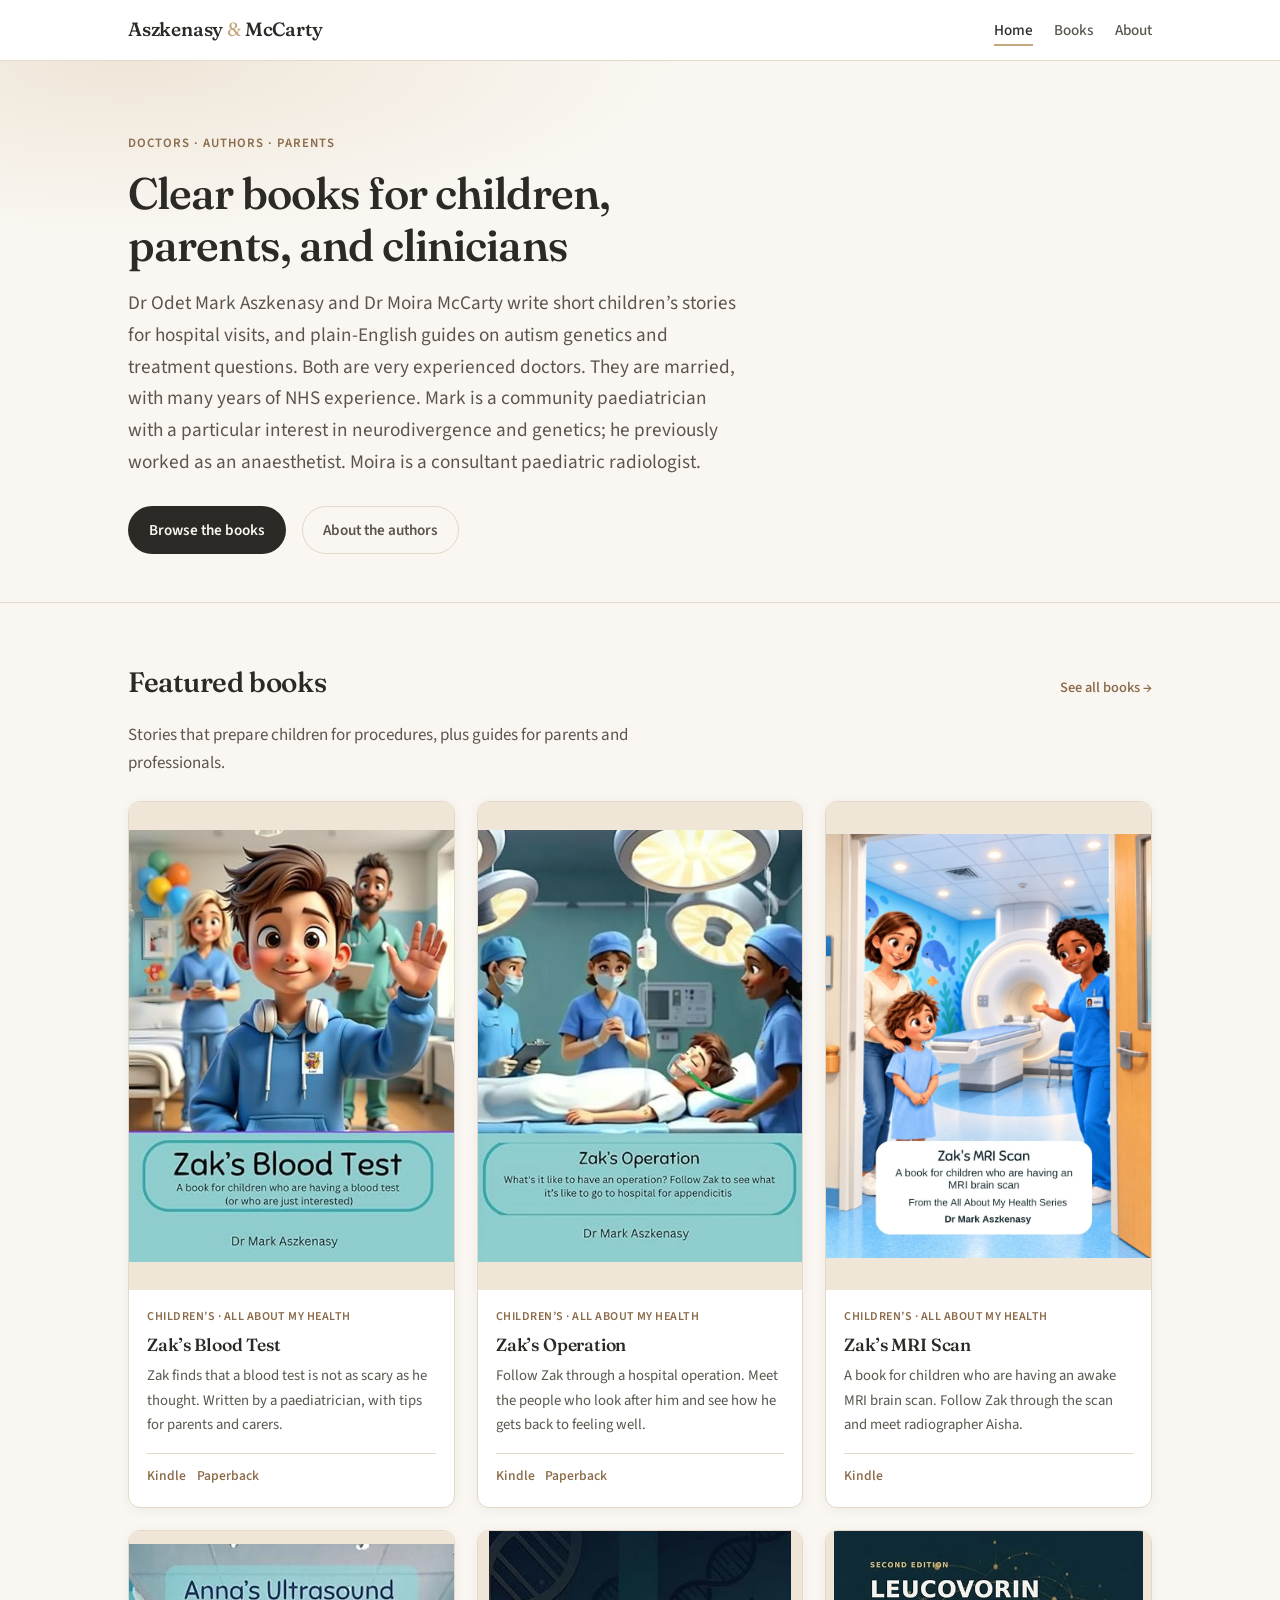
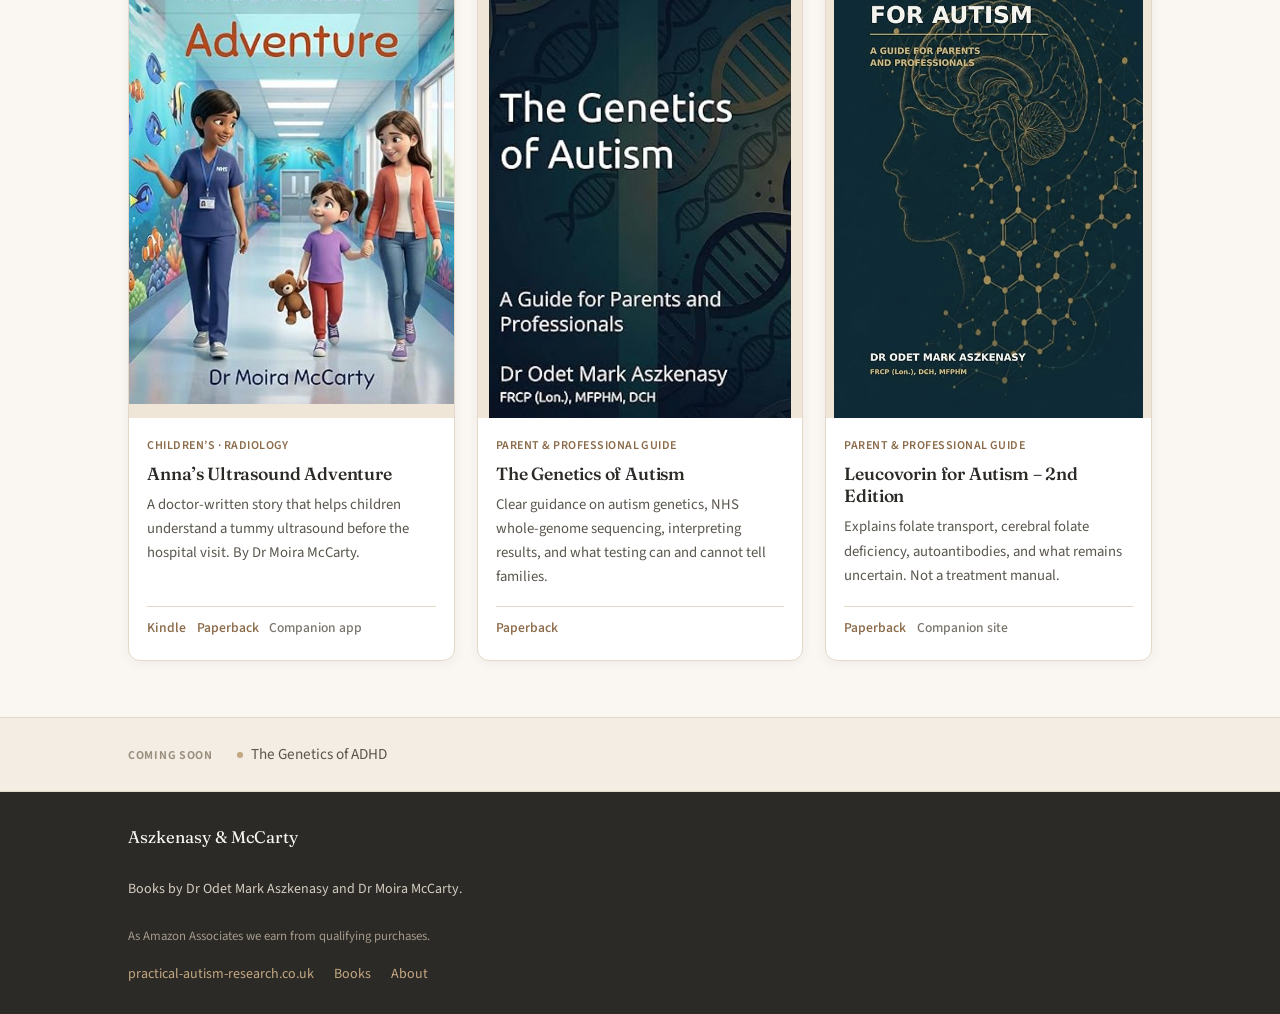
<file: index.html>
<!DOCTYPE html>
<html lang="en-GB">
<head>
  <meta charset="utf-8">
  <meta name="viewport" content="width=device-width, initial-scale=1">
  <title>Aszkenasy &amp; McCarty — Books by two doctors</title>
  <meta name="description" content="Books for children facing medical procedures, and clear guides for parents and professionals, by Dr Odet Mark Aszkenasy and Dr Moira McCarty.">
  <link rel="preconnect" href="https://fonts.googleapis.com">
  <link rel="preconnect" href="https://fonts.gstatic.com" crossorigin>
  <link href="https://fonts.googleapis.com/css2?family=Fraunces:opsz,wght@9..144,450;9..144,550;9..144,650&family=Source+Sans+3:wght@400;500;600;650&display=swap" rel="stylesheet">
  <link rel="stylesheet" href="assets/styles.css">
</head>
<body>
  <header class="site-header">
    <div class="header-inner">
      <a class="wordmark" href="index.html">Aszkenasy <span>&amp;</span> McCarty</a>
      <nav aria-label="Primary">
        <ul class="nav">
          <li><a href="index.html" aria-current="page">Home</a></li>
          <li><a href="books.html">Books</a></li>
          <li><a href="about.html">About</a></li>
        </ul>
      </nav>
    </div>
  </header>

  <main>
    <section class="hero">
      <div class="wrap">
        <p class="hero-eyebrow">Doctors · Authors · Parents</p>
        <h1>Clear books for children, parents, and clinicians</h1>
        <p class="hero-lead">
          Dr Odet Mark Aszkenasy and Dr Moira McCarty write short children’s stories for hospital visits, and plain-English guides on autism genetics and treatment questions. Both are very experienced doctors. They are married, with many years of NHS experience. Mark is a community paediatrician with a particular interest in neurodivergence and genetics; he previously worked as an anaesthetist. Moira is a consultant paediatric radiologist.
        </p>
        <div class="hero-actions">
          <a class="btn btn-primary" href="books.html">Browse the books</a>
          <a class="btn btn-ghost" href="about.html">About the authors</a>
        </div>
      </div>
    </section>

    <section class="section">
      <div class="wrap">
        <div class="section-head">
          <h2>Featured books</h2>
          <a class="section-link" href="books.html">See all books →</a>
        </div>
        <p class="section-intro">Stories that prepare children for procedures, plus guides for parents and professionals.</p>

        <div class="book-grid">
          <article class="book-card">
            <div class="book-cover">
              <img src="assets/covers/zaks-blood-test.jpg" alt="Cover of Zak’s Blood Test" width="400" height="600" loading="eager">
            </div>
            <div class="book-body">
              <p class="book-meta">Children’s · All About My Health</p>
              <h3><a href="https://www.amazon.co.uk/dp/B0DXG9LX42">Zak’s Blood Test</a></h3>
              <p class="book-blurb">Zak finds that a blood test is not as scary as he thought. Written by a paediatrician, with tips for parents and carers.</p>
              <div class="book-links">
                <a href="https://www.amazon.co.uk/dp/B0DXG9LX42">Kindle</a>
                <a href="https://www.amazon.co.uk/dp/B0DXVLXQLS">Paperback</a>
              </div>
            </div>
          </article>

          <article class="book-card">
            <div class="book-cover">
              <img src="assets/covers/zaks-operation.jpg" alt="Cover of Zak’s Operation" width="400" height="600" loading="lazy">
            </div>
            <div class="book-body">
              <p class="book-meta">Children’s · All About My Health</p>
              <h3><a href="https://www.amazon.co.uk/dp/B0F2X1BHLW">Zak’s Operation</a></h3>
              <p class="book-blurb">Follow Zak through a hospital operation. Meet the people who look after him and see how he gets back to feeling well.</p>
              <div class="book-links">
                <a href="https://www.amazon.co.uk/dp/B0F2X1BHLW">Kindle</a>
                <a href="https://www.amazon.co.uk/dp/B0F32QHDFZ">Paperback</a>
              </div>
            </div>
          </article>

          <article class="book-card">
            <div class="book-cover">
              <img src="assets/covers/zaks-mri-scan.jpg" alt="Cover of Zak’s MRI Scan" width="400" height="600" loading="lazy">
            </div>
            <div class="book-body">
              <p class="book-meta">Children’s · All About My Health</p>
              <h3><a href="https://www.amazon.co.uk/dp/B0HJ4N2D72">Zak’s MRI Scan</a></h3>
              <p class="book-blurb">A book for children who are having an awake MRI brain scan. Follow Zak through the scan and meet radiographer Aisha.</p>
              <div class="book-links">
                <a href="https://www.amazon.co.uk/dp/B0HJ4N2D72">Kindle</a>
              </div>
            </div>
          </article>

          <article class="book-card">
            <div class="book-cover">
              <img src="assets/covers/annas-ultrasound.jpg" alt="Cover of Anna’s Ultrasound Adventure" width="400" height="600" loading="lazy">
            </div>
            <div class="book-body">
              <p class="book-meta">Children’s · Radiology</p>
              <h3><a href="https://www.amazon.co.uk/dp/B0GKQ61CT8">Anna’s Ultrasound Adventure</a></h3>
              <p class="book-blurb">A doctor-written story that helps children understand a tummy ultrasound before the hospital visit. By Dr Moira McCarty.</p>
              <div class="book-links">
                <a href="https://www.amazon.co.uk/dp/B0GKQ61CT8">Kindle</a>
                <a href="https://www.amazon.co.uk/dp/B0GL1N2WB4">Paperback</a>
                <a class="quiet" href="https://www.annas-ultrasound-adventure.app/">Companion app</a>
              </div>
            </div>
          </article>

          <article class="book-card">
            <div class="book-cover">
              <img src="assets/covers/genetics-of-autism.jpg" alt="Cover of The Genetics of Autism" width="400" height="600" loading="lazy">
            </div>
            <div class="book-body">
              <p class="book-meta">Parent &amp; professional guide</p>
              <h3><a href="https://www.amazon.co.uk/dp/B0GRP7JN9M">The Genetics of Autism</a></h3>
              <p class="book-blurb">Clear guidance on autism genetics, NHS whole-genome sequencing, interpreting results, and what testing can and cannot tell families.</p>
              <div class="book-links">
                <a href="https://www.amazon.co.uk/dp/B0GRP7JN9M">Paperback</a>
              </div>
            </div>
          </article>

          <article class="book-card">
            <div class="book-cover">
              <img src="assets/covers/leucovorin-v3.jpg" alt="Cover of Leucovorin for Autism – 2nd Edition" width="400" height="600" loading="lazy">
            </div>
            <div class="book-body">
              <p class="book-meta">Parent &amp; professional guide</p>
              <h3><a href="https://www.amazon.co.uk/dp/B0GR3BXRLQ">Leucovorin for Autism – 2nd Edition</a></h3>
              <p class="book-blurb">Explains folate transport, cerebral folate deficiency, autoantibodies, and what remains uncertain. Not a treatment manual.</p>
              <div class="book-links">
                <a href="https://www.amazon.co.uk/dp/B0GR3BXRLQ">Paperback</a>
                <a class="quiet" href="https://www.leucovorin-info.co.uk/">Companion site</a>
              </div>
            </div>
          </article>
        </div>
      </div>
    </section>

    <aside class="coming-strip" aria-label="Coming soon">
      <div class="wrap">
        <span class="coming-label">Coming soon</span>
        <ul class="coming-list">
          <li>The Genetics of ADHD</li>
        </ul>
      </div>
    </aside>
  </main>

  <footer class="site-footer">
    <div class="footer-inner">
      <p class="footer-brand">Aszkenasy &amp; McCarty</p>
      <p>Books by Dr Odet Mark Aszkenasy and Dr Moira McCarty.</p>
      <p class="footer-assoc">As Amazon Associates we earn from qualifying purchases.</p>
      <div class="footer-links">
        <a href="https://practical-autism-research.co.uk/">practical-autism-research.co.uk</a>
        <a href="books.html">Books</a>
        <a href="about.html">About</a>
      </div>
    </div>
  </footer>
</body>
</html>
</file>
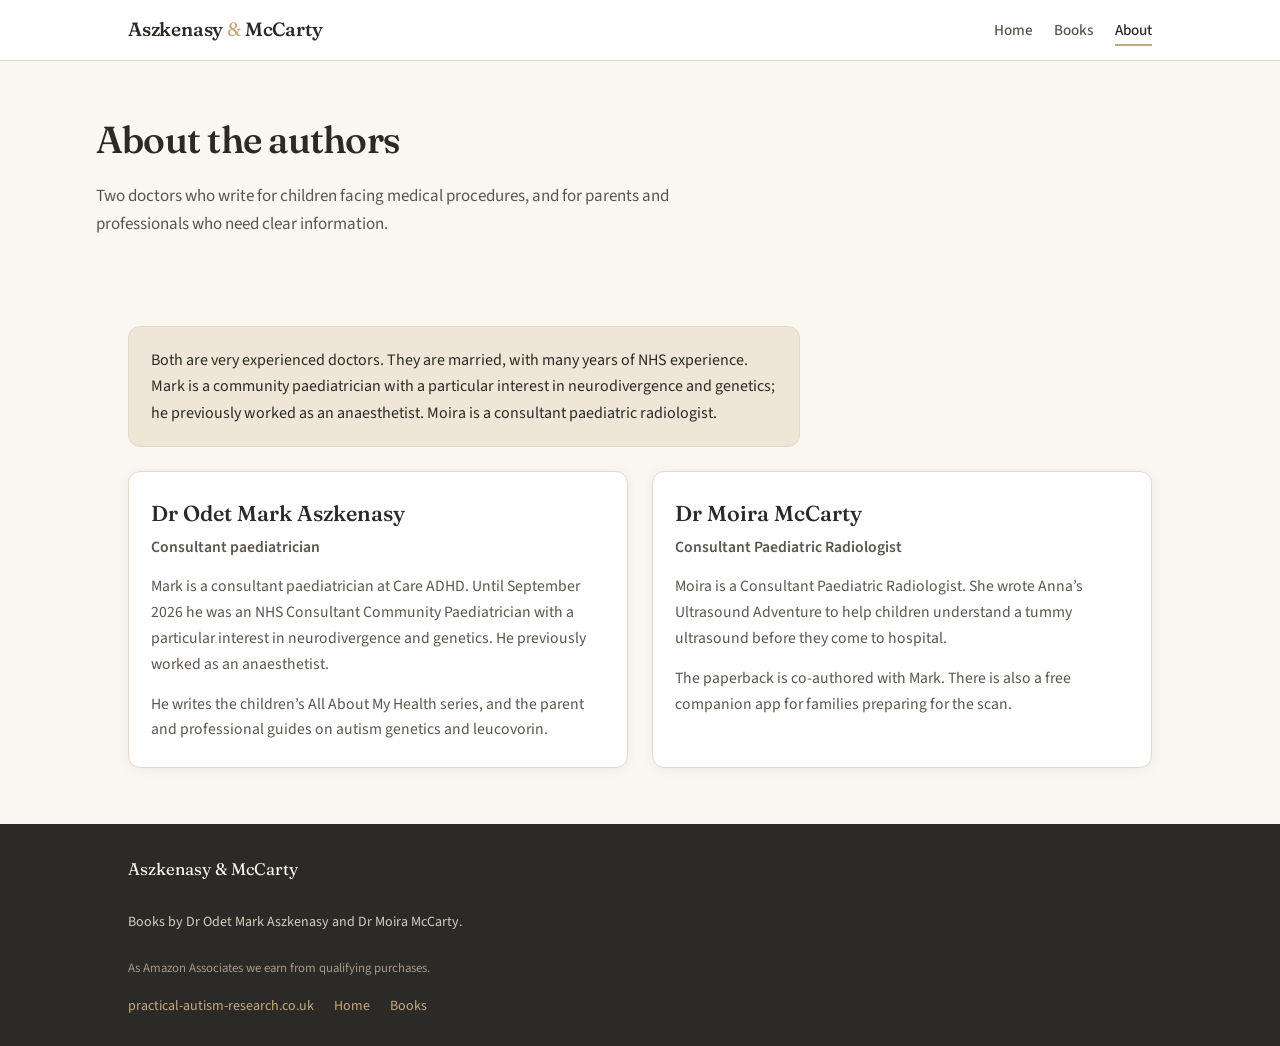
<file: about.html>
<!DOCTYPE html>
<html lang="en-GB">
<head>
  <meta charset="utf-8">
  <meta name="viewport" content="width=device-width, initial-scale=1">
  <title>About — Aszkenasy &amp; McCarty</title>
  <meta name="description" content="About Dr Odet Mark Aszkenasy, consultant paediatrician, and Dr Moira McCarty, consultant paediatric radiologist.">
  <link rel="preconnect" href="https://fonts.googleapis.com">
  <link rel="preconnect" href="https://fonts.gstatic.com" crossorigin>
  <link href="https://fonts.googleapis.com/css2?family=Fraunces:opsz,wght@9..144,450;9..144,550;9..144,650&family=Source+Sans+3:wght@400;500;600;650&display=swap" rel="stylesheet">
  <link rel="stylesheet" href="assets/styles.css">
</head>
<body>
  <header class="site-header">
    <div class="header-inner">
      <a class="wordmark" href="index.html">Aszkenasy <span>&amp;</span> McCarty</a>
      <nav aria-label="Primary">
        <ul class="nav">
          <li><a href="index.html">Home</a></li>
          <li><a href="books.html">Books</a></li>
          <li><a href="about.html" aria-current="page">About</a></li>
        </ul>
      </nav>
    </div>
  </header>

  <main>
    <div class="wrap page-head">
      <h1>About the authors</h1>
      <p>Two doctors who write for children facing medical procedures, and for parents and professionals who need clear information.</p>
    </div>

    <section class="section">
      <div class="wrap">
        <div class="shared-note">
          <p>Both are very experienced doctors. They are married, with many years of NHS experience. Mark is a community paediatrician with a particular interest in neurodivergence and genetics; he previously worked as an anaesthetist. Moira is a consultant paediatric radiologist.</p>
        </div>

        <div class="bios">
          <article class="bio-card">
            <h2>Dr Odet Mark Aszkenasy</h2>
            <p class="bio-role">Consultant paediatrician</p>
            <p>Mark is a consultant paediatrician at Care ADHD. Until September 2026 he was an NHS Consultant Community Paediatrician with a particular interest in neurodivergence and genetics. He previously worked as an anaesthetist.</p>
            <p>He writes the children’s All About My Health series, and the parent and professional guides on autism genetics and leucovorin.</p>
          </article>

          <article class="bio-card">
            <h2>Dr Moira McCarty</h2>
            <p class="bio-role">Consultant Paediatric Radiologist</p>
            <p>Moira is a Consultant Paediatric Radiologist. She wrote Anna’s Ultrasound Adventure to help children understand a tummy ultrasound before they come to hospital.</p>
            <p>The paperback is co-authored with Mark. There is also a free companion app for families preparing for the scan.</p>
          </article>
        </div>
      </div>
    </section>
  </main>

  <footer class="site-footer">
    <div class="footer-inner">
      <p class="footer-brand">Aszkenasy &amp; McCarty</p>
      <p>Books by Dr Odet Mark Aszkenasy and Dr Moira McCarty.</p>
      <p class="footer-assoc">As Amazon Associates we earn from qualifying purchases.</p>
      <div class="footer-links">
        <a href="https://practical-autism-research.co.uk/">practical-autism-research.co.uk</a>
        <a href="index.html">Home</a>
        <a href="books.html">Books</a>
      </div>
    </div>
  </footer>
</body>
</html>
</file>
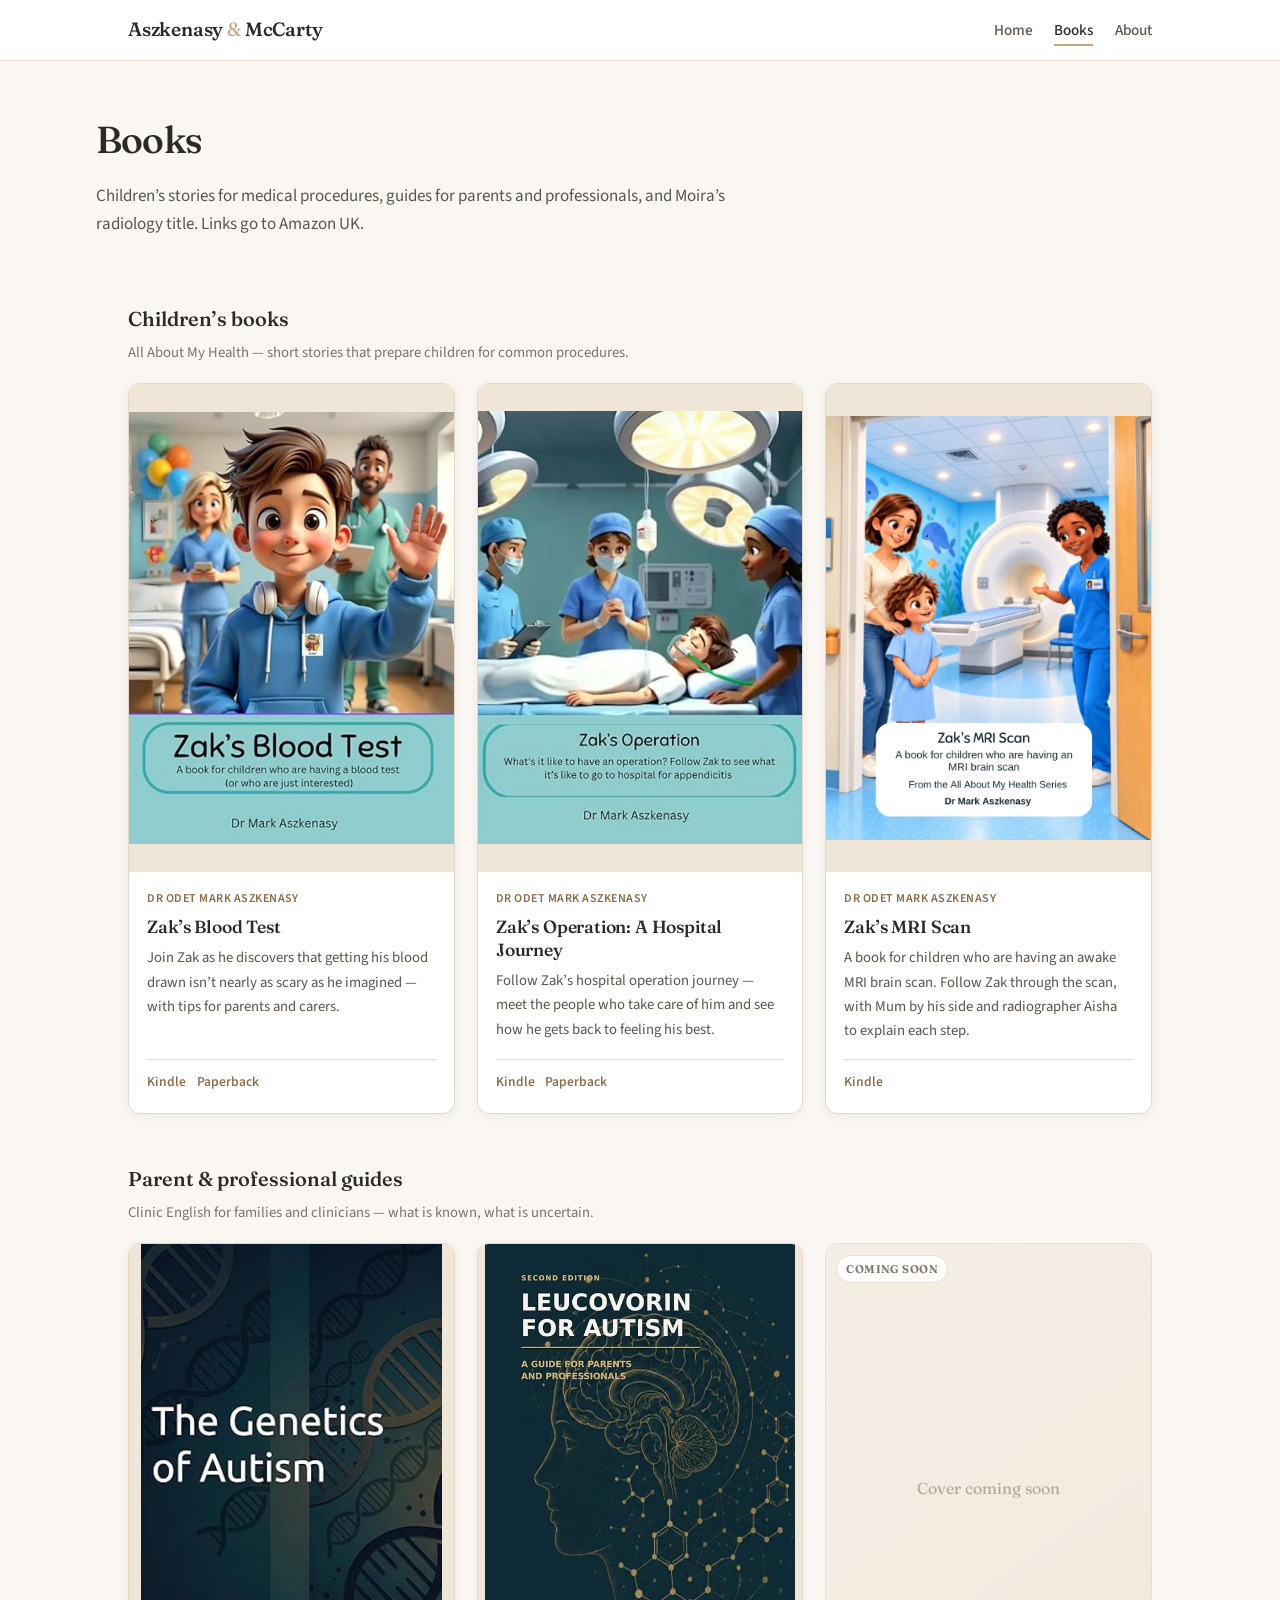
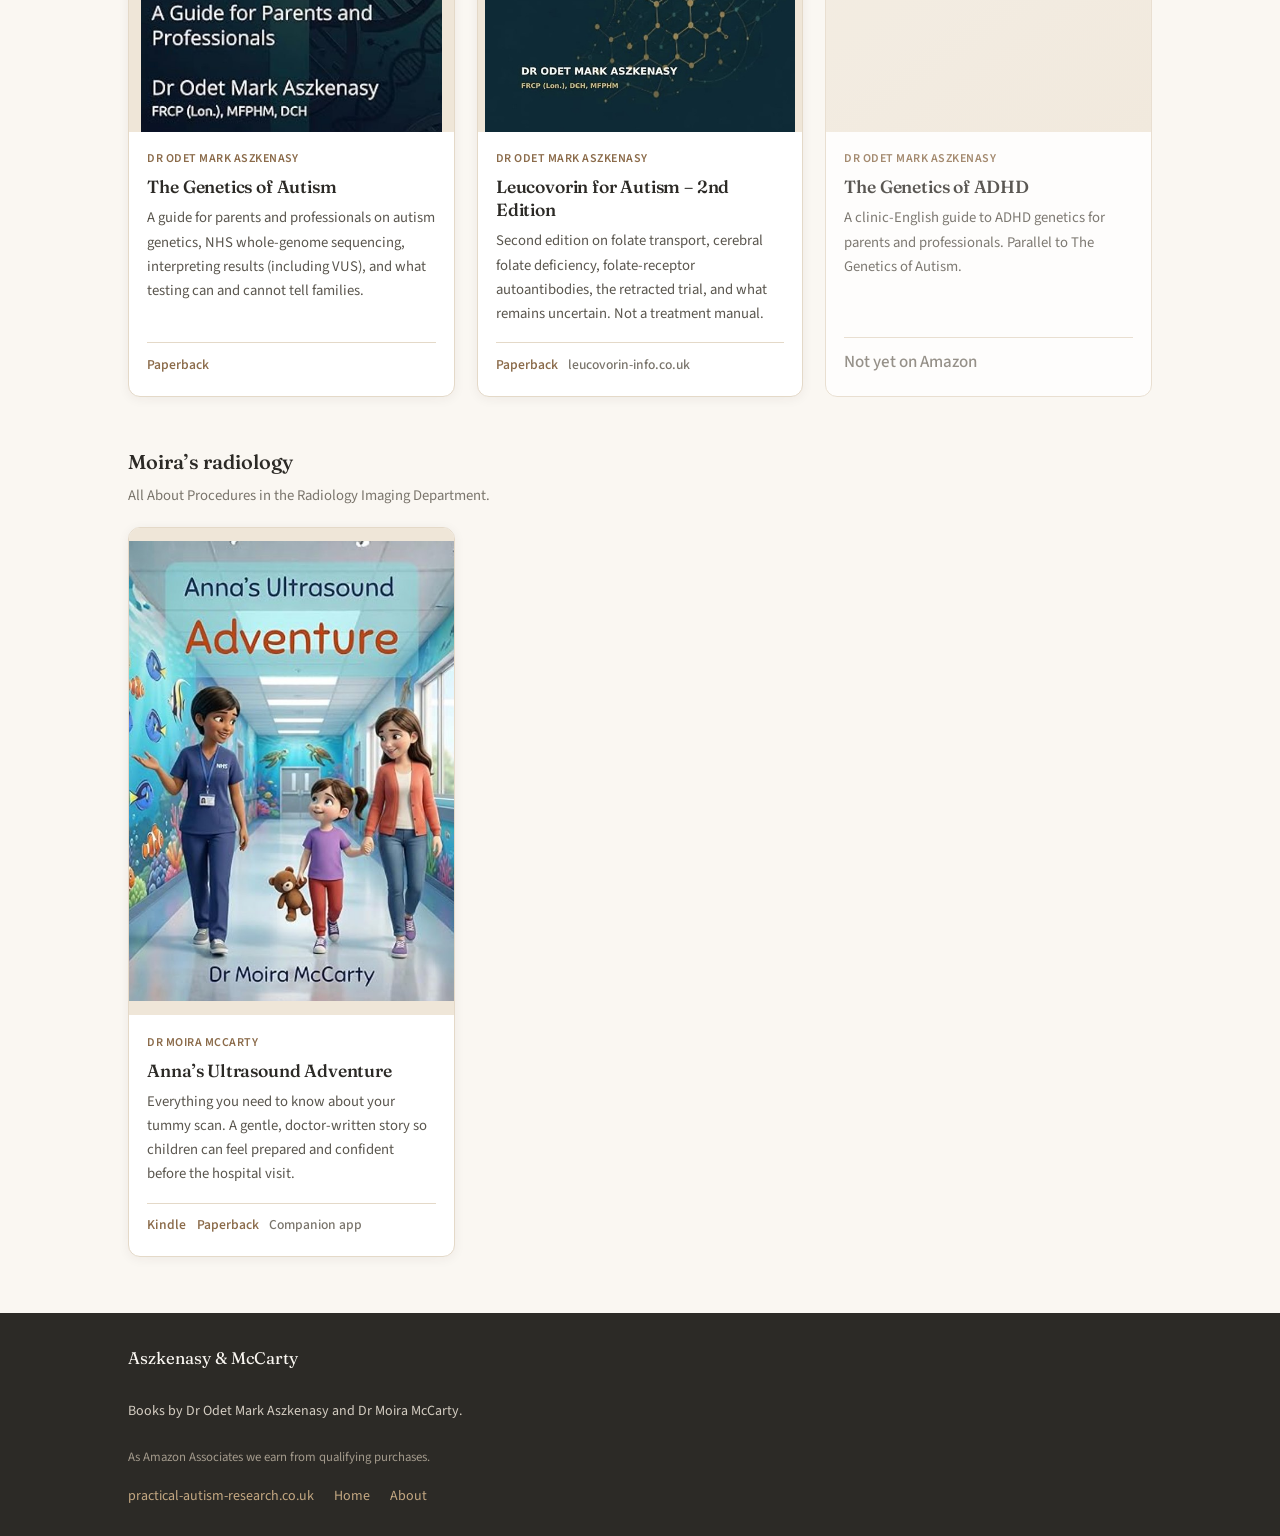
<file: books.html>
<!DOCTYPE html>
<html lang="en-GB">
<head>
  <meta charset="utf-8">
  <meta name="viewport" content="width=device-width, initial-scale=1">
  <title>Books — Aszkenasy &amp; McCarty</title>
  <meta name="description" content="All books by Dr Odet Mark Aszkenasy and Dr Moira McCarty: children’s hospital stories, parent guides, and radiology.">
  <link rel="preconnect" href="https://fonts.googleapis.com">
  <link rel="preconnect" href="https://fonts.gstatic.com" crossorigin>
  <link href="https://fonts.googleapis.com/css2?family=Fraunces:opsz,wght@9..144,450;9..144,550;9..144,650&family=Source+Sans+3:wght@400;500;600;650&display=swap" rel="stylesheet">
  <link rel="stylesheet" href="assets/styles.css">
</head>
<body>
  <header class="site-header">
    <div class="header-inner">
      <a class="wordmark" href="index.html">Aszkenasy <span>&amp;</span> McCarty</a>
      <nav aria-label="Primary">
        <ul class="nav">
          <li><a href="index.html">Home</a></li>
          <li><a href="books.html" aria-current="page">Books</a></li>
          <li><a href="about.html">About</a></li>
        </ul>
      </nav>
    </div>
  </header>

  <main>
    <div class="wrap page-head">
      <h1>Books</h1>
      <p>Children’s stories for medical procedures, guides for parents and professionals, and Moira’s radiology title. Links go to Amazon UK.</p>
    </div>

    <section class="section">
      <div class="wrap">
        <div class="book-group">
          <h2 class="group-label">Children’s books</h2>
          <p class="group-note">All About My Health — short stories that prepare children for common procedures.</p>
          <div class="book-grid">
            <article class="book-card">
              <div class="book-cover">
                <img src="assets/covers/zaks-blood-test.jpg" alt="Cover of Zak’s Blood Test" width="400" height="600" loading="eager">
              </div>
              <div class="book-body">
                <p class="book-meta">Dr Odet Mark Aszkenasy</p>
                <h3><a href="https://www.amazon.co.uk/dp/B0DXG9LX42">Zak’s Blood Test</a></h3>
                <p class="book-blurb">Join Zak as he discovers that getting his blood drawn isn’t nearly as scary as he imagined — with tips for parents and carers.</p>
                <div class="book-links">
                  <a href="https://www.amazon.co.uk/dp/B0DXG9LX42">Kindle</a>
                  <a href="https://www.amazon.co.uk/dp/B0DXVLXQLS">Paperback</a>
                </div>
              </div>
            </article>

            <article class="book-card">
              <div class="book-cover">
                <img src="assets/covers/zaks-operation.jpg" alt="Cover of Zak’s Operation" width="400" height="600" loading="lazy">
              </div>
              <div class="book-body">
                <p class="book-meta">Dr Odet Mark Aszkenasy</p>
                <h3><a href="https://www.amazon.co.uk/dp/B0F2X1BHLW">Zak’s Operation: A Hospital Journey</a></h3>
                <p class="book-blurb">Follow Zak’s hospital operation journey — meet the people who take care of him and see how he gets back to feeling his best.</p>
                <div class="book-links">
                  <a href="https://www.amazon.co.uk/dp/B0F2X1BHLW">Kindle</a>
                  <a href="https://www.amazon.co.uk/dp/B0F32QHDFZ">Paperback</a>
                </div>
              </div>
            </article>

            <article class="book-card">
              <div class="book-cover">
                <img src="assets/covers/zaks-mri-scan.jpg" alt="Cover of Zak’s MRI Scan" width="400" height="600" loading="lazy">
              </div>
              <div class="book-body">
                <p class="book-meta">Dr Odet Mark Aszkenasy</p>
                <h3><a href="https://www.amazon.co.uk/dp/B0HJ4N2D72">Zak’s MRI Scan</a></h3>
                <p class="book-blurb">A book for children who are having an awake MRI brain scan. Follow Zak through the scan, with Mum by his side and radiographer Aisha to explain each step.</p>
                <div class="book-links">
                  <a href="https://www.amazon.co.uk/dp/B0HJ4N2D72">Kindle</a>
                </div>
              </div>
            </article>
          </div>
        </div>

        <div class="book-group">
          <h2 class="group-label">Parent &amp; professional guides</h2>
          <p class="group-note">Clinic English for families and clinicians — what is known, what is uncertain.</p>
          <div class="book-grid">
            <article class="book-card">
              <div class="book-cover">
                <img src="assets/covers/genetics-of-autism.jpg" alt="Cover of The Genetics of Autism" width="400" height="600" loading="lazy">
              </div>
              <div class="book-body">
                <p class="book-meta">Dr Odet Mark Aszkenasy</p>
                <h3><a href="https://www.amazon.co.uk/dp/B0GRP7JN9M">The Genetics of Autism</a></h3>
                <p class="book-blurb">A guide for parents and professionals on autism genetics, NHS whole-genome sequencing, interpreting results (including VUS), and what testing can and cannot tell families.</p>
                <div class="book-links">
                  <a href="https://www.amazon.co.uk/dp/B0GRP7JN9M">Paperback</a>
                </div>
              </div>
            </article>

            <article class="book-card">
              <div class="book-cover">
                <img src="assets/covers/leucovorin-v3.jpg" alt="Cover of Leucovorin for Autism – 2nd Edition" width="400" height="600" loading="lazy">
              </div>
              <div class="book-body">
                <p class="book-meta">Dr Odet Mark Aszkenasy</p>
                <h3><a href="https://www.amazon.co.uk/dp/B0GR3BXRLQ">Leucovorin for Autism – 2nd Edition</a></h3>
                <p class="book-blurb">Second edition on folate transport, cerebral folate deficiency, folate-receptor autoantibodies, the retracted trial, and what remains uncertain. Not a treatment manual.</p>
                <div class="book-links">
                  <a href="https://www.amazon.co.uk/dp/B0GR3BXRLQ">Paperback</a>
                  <a class="quiet" href="https://www.leucovorin-info.co.uk/">leucovorin-info.co.uk</a>
                </div>
              </div>
            </article>

            <article class="book-card coming-soon">
              <div class="book-cover placeholder" aria-hidden="true">
                <span>Cover coming soon</span>
                <span class="badge">Coming soon</span>
              </div>
              <div class="book-body">
                <p class="book-meta">Dr Odet Mark Aszkenasy</p>
                <h3>The Genetics of ADHD</h3>
                <p class="book-blurb">A clinic-English guide to ADHD genetics for parents and professionals. Parallel to The Genetics of Autism.</p>
                <div class="book-links">
                  <span class="quiet">Not yet on Amazon</span>
                </div>
              </div>
            </article>
          </div>
        </div>

        <div class="book-group">
          <h2 class="group-label">Moira’s radiology</h2>
          <p class="group-note">All About Procedures in the Radiology Imaging Department.</p>
          <div class="book-grid">
            <article class="book-card">
              <div class="book-cover">
                <img src="assets/covers/annas-ultrasound.jpg" alt="Cover of Anna’s Ultrasound Adventure" width="400" height="600" loading="lazy">
              </div>
              <div class="book-body">
                <p class="book-meta">Dr Moira McCarty</p>
                <h3><a href="https://www.amazon.co.uk/dp/B0GKQ61CT8">Anna’s Ultrasound Adventure</a></h3>
                <p class="book-blurb">Everything you need to know about your tummy scan. A gentle, doctor-written story so children can feel prepared and confident before the hospital visit.</p>
                <div class="book-links">
                  <a href="https://www.amazon.co.uk/dp/B0GKQ61CT8">Kindle</a>
                  <a href="https://www.amazon.co.uk/dp/B0GL1N2WB4">Paperback</a>
                  <a class="quiet" href="https://www.annas-ultrasound-adventure.app/">Companion app</a>
                </div>
              </div>
            </article>
          </div>
        </div>
      </div>
    </section>
  </main>

  <footer class="site-footer">
    <div class="footer-inner">
      <p class="footer-brand">Aszkenasy &amp; McCarty</p>
      <p>Books by Dr Odet Mark Aszkenasy and Dr Moira McCarty.</p>
      <p class="footer-assoc">As Amazon Associates we earn from qualifying purchases.</p>
      <div class="footer-links">
        <a href="https://practical-autism-research.co.uk/">practical-autism-research.co.uk</a>
        <a href="index.html">Home</a>
        <a href="about.html">About</a>
      </div>
    </div>
  </footer>
</body>
</html>
</file>
<file: assets/styles.css>
/* Aszkenasy & McCarty — quiet clinic authors site */
:root {
  --cream: #faf7f2;
  --cream-deep: #f3ede3;
  --ink: #2c2a26;
  --ink-soft: #5a564e;
  --ink-mute: #7a756c;
  --accent: #8b6b4a;
  --accent-soft: #c4a882;
  --accent-wash: #efe6d8;
  --border: #e4d9c8;
  --card: #ffffff;
  --coming: #9a8f7e;
  --radius: 12px;
  --shadow: 0 2px 12px rgba(44, 42, 38, 0.06);
  --shadow-hover: 0 6px 24px rgba(44, 42, 38, 0.1);
  --font-display: "Fraunces", Georgia, "Times New Roman", serif;
  --font-body: "Source Sans 3", "Source Sans Pro", system-ui, -apple-system, sans-serif;
  --max: 68rem;
  --pad: clamp(1.25rem, 4vw, 2rem);
}

*, *::before, *::after { box-sizing: border-box; }

html {
  scroll-behavior: smooth;
  -webkit-text-size-adjust: 100%;
}

body {
  margin: 0;
  font-family: var(--font-body);
  font-size: 1.0625rem;
  line-height: 1.65;
  color: var(--ink);
  background: var(--cream);
  min-height: 100vh;
  display: flex;
  flex-direction: column;
}

img { max-width: 100%; height: auto; display: block; }

a {
  color: var(--accent);
  text-decoration-thickness: 1px;
  text-underline-offset: 0.18em;
  transition: color 0.15s ease;
}
a:hover { color: var(--ink); }
a:focus-visible {
  outline: 2px solid var(--accent);
  outline-offset: 3px;
  border-radius: 2px;
}

/* Header */
.site-header {
  background: var(--card);
  border-bottom: 1px solid var(--border);
  position: sticky;
  top: 0;
  z-index: 40;
}

.header-inner {
  max-width: var(--max);
  margin: 0 auto;
  padding: 0.9rem var(--pad);
  display: flex;
  align-items: center;
  justify-content: space-between;
  gap: 1rem;
  flex-wrap: wrap;
}

.wordmark {
  font-family: var(--font-display);
  font-size: 1.2rem;
  font-weight: 550;
  font-variation-settings: "SOFT" 50, "WONK" 0;
  color: var(--ink);
  text-decoration: none;
  letter-spacing: -0.01em;
}
.wordmark:hover { color: var(--accent); }
.wordmark span { color: var(--accent-soft); font-weight: 400; }

.nav {
  display: flex;
  gap: 0.25rem 1.35rem;
  flex-wrap: wrap;
  list-style: none;
  margin: 0;
  padding: 0;
}
.nav a {
  color: var(--ink-soft);
  text-decoration: none;
  font-size: 0.95rem;
  font-weight: 500;
  padding: 0.2rem 0;
  border-bottom: 2px solid transparent;
}
.nav a:hover,
.nav a[aria-current="page"] {
  color: var(--ink);
  border-bottom-color: var(--accent-soft);
}

/* Main */
main {
  flex: 1;
  width: 100%;
}

.wrap {
  max-width: var(--max);
  margin: 0 auto;
  padding: 0 var(--pad);
}

/* Hero */
.hero {
  padding: clamp(2.5rem, 7vw, 4.5rem) 0 clamp(2rem, 5vw, 3rem);
  background:
    radial-gradient(ellipse 80% 60% at 10% 0%, var(--accent-wash) 0%, transparent 55%),
    var(--cream);
  border-bottom: 1px solid var(--border);
}

.hero-eyebrow {
  font-size: 0.8rem;
  font-weight: 600;
  letter-spacing: 0.08em;
  text-transform: uppercase;
  color: var(--accent);
  margin: 0 0 0.75rem;
}

.hero h1 {
  font-family: var(--font-display);
  font-size: clamp(1.85rem, 4.5vw, 2.75rem);
  font-weight: 550;
  line-height: 1.2;
  letter-spacing: -0.02em;
  margin: 0 0 1rem;
  max-width: 18ch;
  color: var(--ink);
}

.hero-lead {
  font-size: clamp(1.05rem, 2.2vw, 1.2rem);
  color: var(--ink-soft);
  max-width: 38rem;
  margin: 0 0 1.75rem;
}

.hero-actions {
  display: flex;
  flex-wrap: wrap;
  gap: 0.75rem 1rem;
}

/* Buttons */
.btn {
  display: inline-flex;
  align-items: center;
  justify-content: center;
  gap: 0.4rem;
  padding: 0.65rem 1.25rem;
  border-radius: 999px;
  font-family: var(--font-body);
  font-size: 0.95rem;
  font-weight: 600;
  text-decoration: none;
  border: 1.5px solid transparent;
  cursor: pointer;
  transition: background 0.15s ease, color 0.15s ease, border-color 0.15s ease, box-shadow 0.15s ease;
}
.btn-primary {
  background: var(--ink);
  color: var(--cream);
}
.btn-primary:hover {
  background: var(--accent);
  color: var(--cream);
}
.btn-ghost {
  background: transparent;
  color: var(--ink-soft);
  border-color: var(--border);
}
.btn-ghost:hover {
  border-color: var(--accent-soft);
  color: var(--ink);
  background: var(--card);
}
.btn-sm {
  padding: 0.4rem 0.9rem;
  font-size: 0.875rem;
  font-weight: 550;
}

/* Sections */
.section {
  padding: clamp(2.25rem, 5vw, 3.5rem) 0;
}
.section-head {
  display: flex;
  align-items: baseline;
  justify-content: space-between;
  gap: 1rem;
  flex-wrap: wrap;
  margin-bottom: 1.5rem;
}
.section-head h2 {
  font-family: var(--font-display);
  font-size: clamp(1.4rem, 3vw, 1.75rem);
  font-weight: 550;
  margin: 0;
  letter-spacing: -0.015em;
}
.section-intro {
  color: var(--ink-soft);
  max-width: 36rem;
  margin: -0.5rem 0 1.5rem;
}
.section-link {
  font-size: 0.9rem;
  font-weight: 550;
  text-decoration: none;
  color: var(--accent);
}
.section-link:hover { text-decoration: underline; }

.page-head {
  padding: clamp(2rem, 5vw, 3rem) 0 0.5rem;
}
.page-head h1 {
  font-family: var(--font-display);
  font-size: clamp(1.75rem, 4vw, 2.35rem);
  font-weight: 550;
  margin: 0 0 0.65rem;
  letter-spacing: -0.02em;
}
.page-head p {
  color: var(--ink-soft);
  max-width: 40rem;
  margin: 0;
}

/* Book grid */
.book-grid {
  display: grid;
  grid-template-columns: repeat(auto-fill, minmax(min(100%, 15.5rem), 1fr));
  gap: 1.35rem;
}

.book-card {
  background: var(--card);
  border: 1px solid var(--border);
  border-radius: var(--radius);
  overflow: hidden;
  box-shadow: var(--shadow);
  display: flex;
  flex-direction: column;
  transition: box-shadow 0.2s ease, transform 0.2s ease;
}
.book-card:hover {
  box-shadow: var(--shadow-hover);
  transform: translateY(-2px);
}
.book-card.coming-soon {
  opacity: 0.78;
  box-shadow: none;
}
.book-card.coming-soon:hover {
  transform: none;
  box-shadow: none;
}

.book-cover {
  aspect-ratio: 2 / 3;
  background: var(--cream-deep);
  overflow: hidden;
  position: relative;
}
.book-cover img {
  width: 100%;
  height: 100%;
  object-fit: contain;
  background: #efe6d8;
}
.book-cover.placeholder {
  display: flex;
  align-items: center;
  justify-content: center;
  padding: 1.5rem;
  text-align: center;
  font-family: var(--font-display);
  font-size: 1rem;
  color: var(--coming);
  background:
    linear-gradient(145deg, var(--cream-deep), var(--accent-wash));
}

.badge {
  position: absolute;
  top: 0.65rem;
  left: 0.65rem;
  background: var(--card);
  color: var(--ink-soft);
  font-size: 0.7rem;
  font-weight: 650;
  letter-spacing: 0.04em;
  text-transform: uppercase;
  padding: 0.25rem 0.55rem;
  border-radius: 999px;
  border: 1px solid var(--border);
}

.book-body {
  padding: 1.1rem 1.15rem 1.25rem;
  display: flex;
  flex-direction: column;
  flex: 1;
  gap: 0.45rem;
}
.book-meta {
  font-size: 0.75rem;
  font-weight: 600;
  letter-spacing: 0.04em;
  text-transform: uppercase;
  color: var(--accent);
  margin: 0;
}
.book-body h3 {
  font-family: var(--font-display);
  font-size: 1.1rem;
  font-weight: 550;
  line-height: 1.3;
  margin: 0;
  letter-spacing: -0.01em;
}
.book-body h3 a {
  color: inherit;
  text-decoration: none;
}
.book-body h3 a:hover { color: var(--accent); }
.book-blurb {
  font-size: 0.92rem;
  color: var(--ink-soft);
  margin: 0;
  flex: 1;
}
.book-links {
  display: flex;
  flex-wrap: wrap;
  gap: 0.4rem 0.65rem;
  margin-top: 0.55rem;
  padding-top: 0.65rem;
  border-top: 1px solid var(--border);
}
.book-links a {
  font-size: 0.85rem;
  font-weight: 550;
  text-decoration: none;
}
.book-links a:hover { text-decoration: underline; }
.book-links .quiet {
  color: var(--ink-mute);
  font-weight: 500;
}

/* Grouped books page */
.book-group {
  margin-bottom: clamp(2rem, 4vw, 3rem);
}
.book-group:last-child { margin-bottom: 0; }
.group-label {
  font-family: var(--font-display);
  font-size: 1.25rem;
  font-weight: 550;
  margin: 0 0 0.35rem;
}
.group-note {
  color: var(--ink-mute);
  font-size: 0.92rem;
  margin: 0 0 1.15rem;
}

/* About */
.bios {
  display: grid;
  gap: 1.5rem;
  margin-top: 1.5rem;
}
@media (min-width: 640px) {
  .bios { grid-template-columns: 1fr 1fr; }
}

.bio-card {
  background: var(--card);
  border: 1px solid var(--border);
  border-radius: var(--radius);
  padding: 1.5rem 1.4rem;
  box-shadow: var(--shadow);
}
.bio-card h2 {
  font-family: var(--font-display);
  font-size: 1.35rem;
  font-weight: 550;
  margin: 0 0 0.2rem;
}
.bio-role {
  font-size: 0.9rem;
  color: var(--accent);
  font-weight: 600;
  margin: 0 0 1rem;
}
.bio-card p {
  margin: 0 0 0.85rem;
  color: var(--ink-soft);
  font-size: 0.98rem;
}
.bio-card p:last-child { margin-bottom: 0; }

.shared-note {
  background: var(--accent-wash);
  border: 1px solid var(--border);
  border-radius: var(--radius);
  padding: 1.25rem 1.4rem;
  margin-top: 1.5rem;
  max-width: 42rem;
}
.shared-note p {
  margin: 0;
  color: var(--ink);
  font-size: 1rem;
}

/* Coming soon strip */
.coming-strip {
  background: var(--cream-deep);
  border-top: 1px solid var(--border);
  border-bottom: 1px solid var(--border);
  padding: 1.5rem 0;
}
.coming-strip .wrap {
  display: flex;
  flex-wrap: wrap;
  align-items: baseline;
  gap: 0.5rem 1.5rem;
}
.coming-label {
  font-size: 0.75rem;
  font-weight: 650;
  letter-spacing: 0.06em;
  text-transform: uppercase;
  color: var(--coming);
}
.coming-list {
  display: flex;
  flex-wrap: wrap;
  gap: 0.35rem 1.25rem;
  list-style: none;
  margin: 0;
  padding: 0;
  color: var(--ink-soft);
  font-size: 0.95rem;
}
.coming-list li::before {
  content: "";
  display: inline-block;
  width: 0.35rem;
  height: 0.35rem;
  border-radius: 50%;
  background: var(--accent-soft);
  margin-right: 0.55rem;
  vertical-align: middle;
}

/* Footer */
.site-footer {
  background: var(--ink);
  color: #d4cdc2;
  padding: 2rem 0 1.75rem;
  margin-top: auto;
  font-size: 0.875rem;
}
.site-footer a {
  color: var(--accent-soft);
  text-decoration: none;
}
.site-footer a:hover {
  color: var(--cream);
  text-decoration: underline;
}
.footer-inner {
  max-width: var(--max);
  margin: 0 auto;
  padding: 0 var(--pad);
  display: flex;
  flex-direction: column;
  gap: 0.65rem;
}
.footer-brand {
  font-family: var(--font-display);
  font-size: 1.05rem;
  color: var(--cream);
  margin: 0 0 0.15rem;
}
.footer-assoc {
  color: #a39a8c;
  margin: 0;
  font-size: 0.8rem;
}
.footer-links {
  display: flex;
  flex-wrap: wrap;
  gap: 0.5rem 1.25rem;
  margin: 0.35rem 0 0;
}

/* Utility */
.sr-only {
  position: absolute;
  width: 1px;
  height: 1px;
  padding: 0;
  margin: -1px;
  overflow: hidden;
  clip: rect(0, 0, 0, 0);
  border: 0;
}

@media (prefers-reduced-motion: reduce) {
  html { scroll-behavior: auto; }
  .book-card { transition: none; }
  .book-card:hover { transform: none; }
}
</file>
